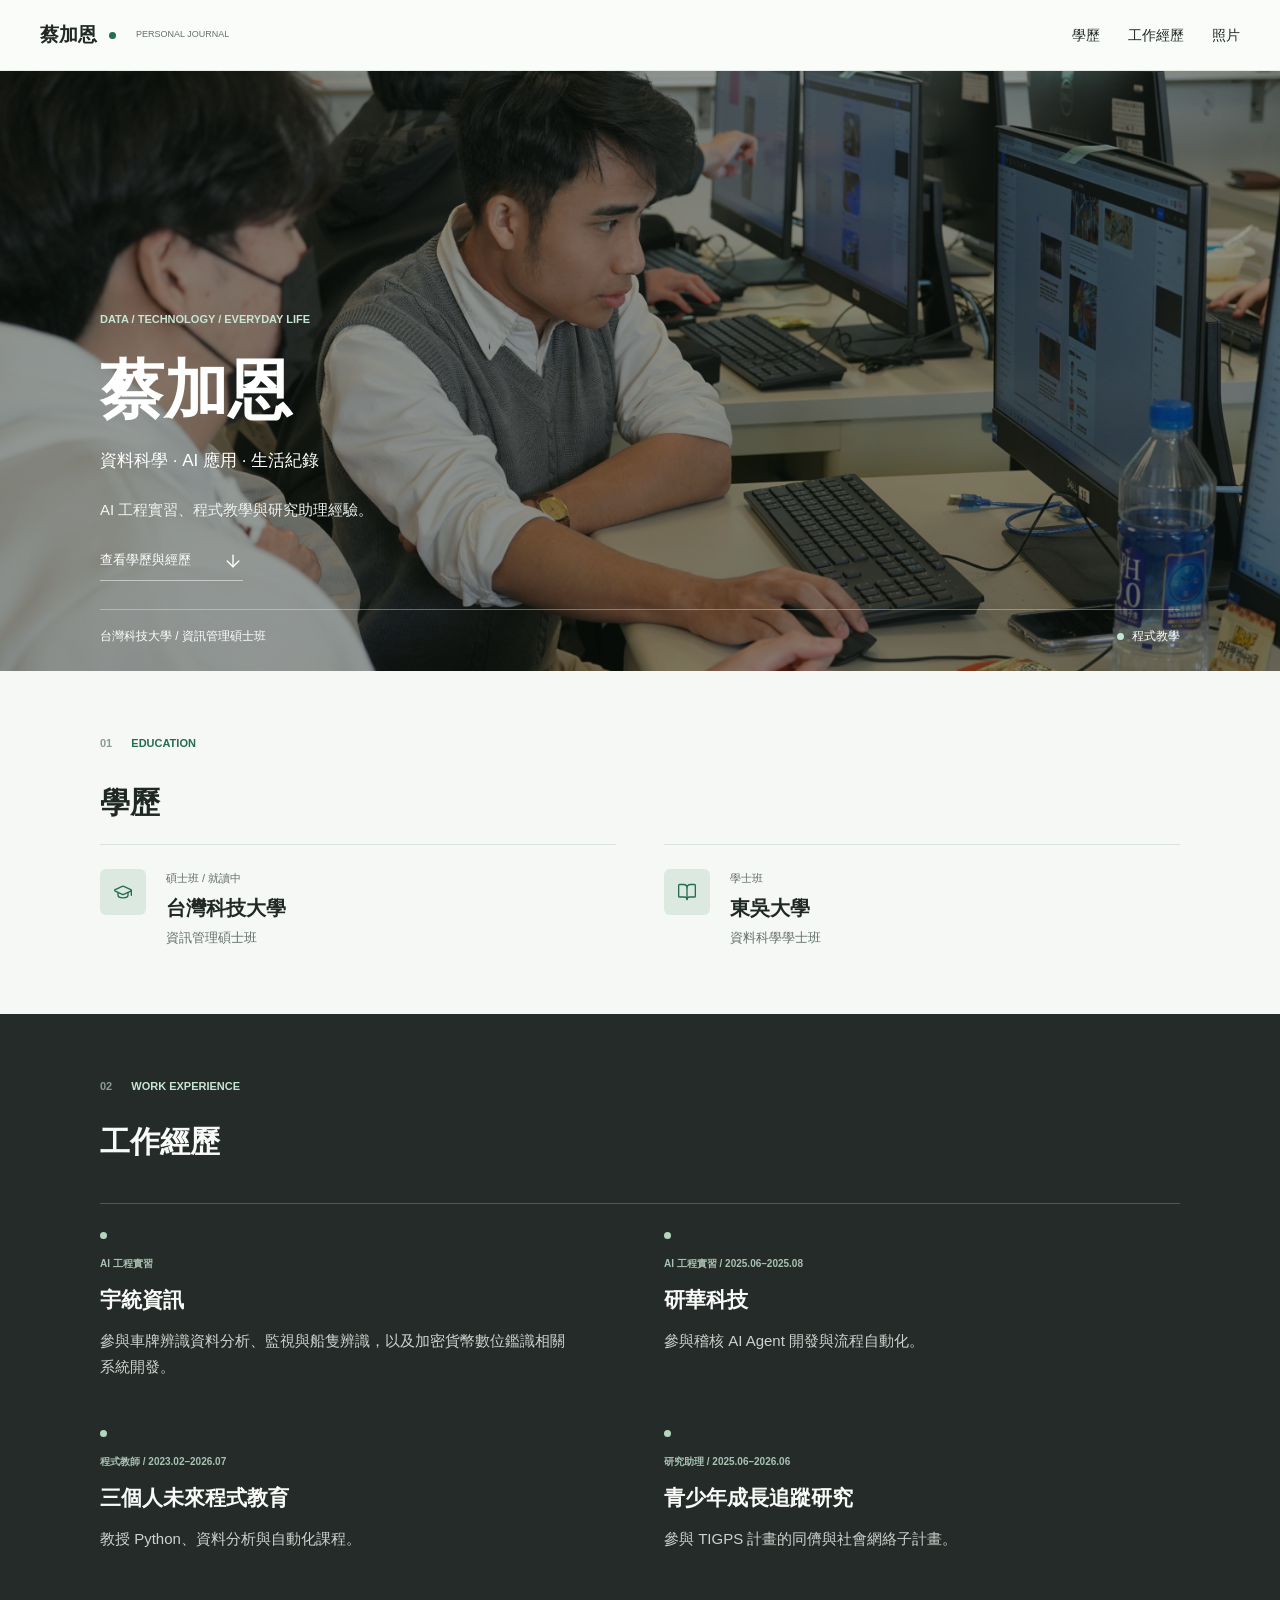
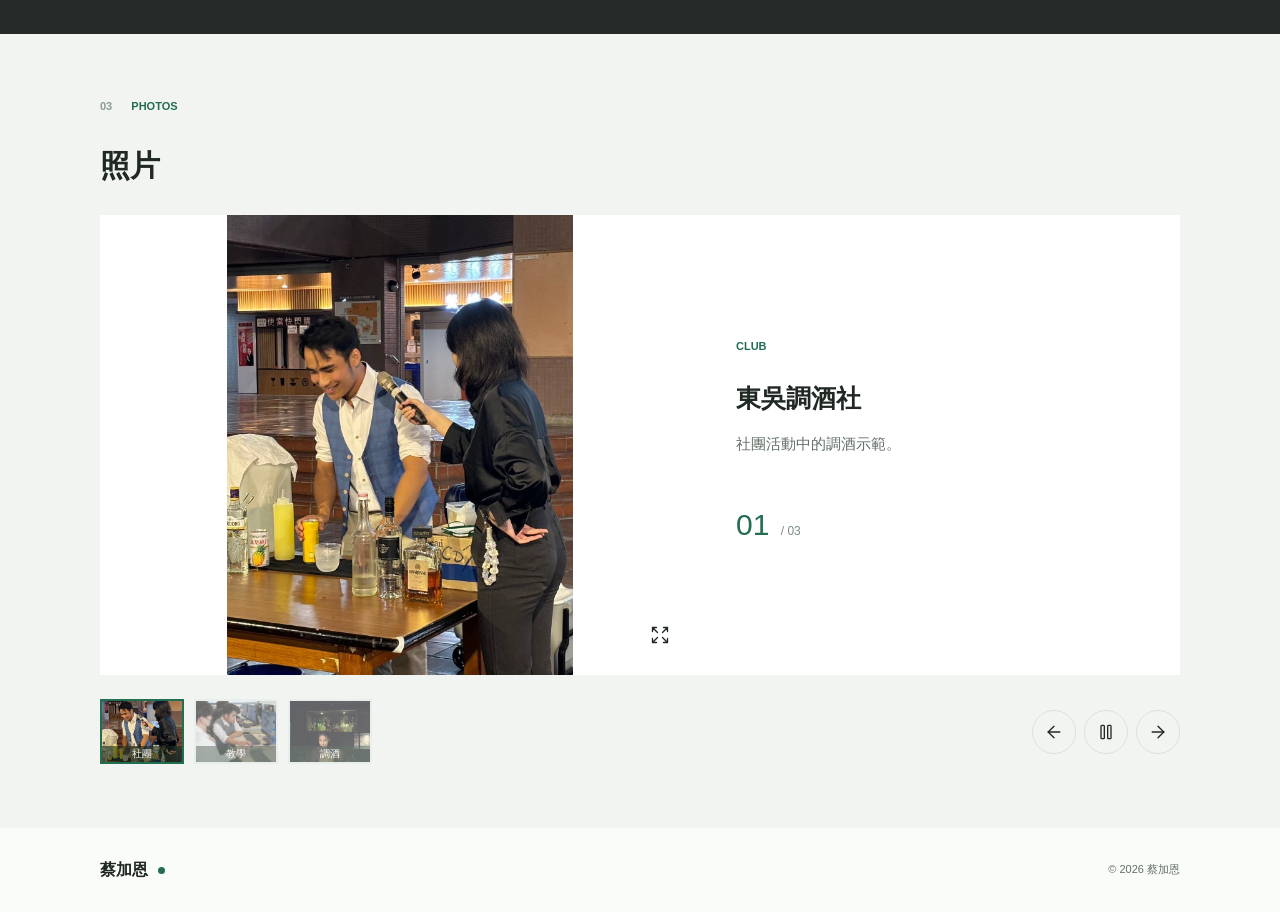
<file: index.html>
<!DOCTYPE html>
<html lang="zh-Hant">
<head>
  <meta charset="UTF-8">
  <meta name="viewport" content="width=device-width, initial-scale=1">
  <meta name="theme-color" content="#f8faf8">
  <meta name="description" content="蔡加恩的個人網站。資料科學背景，目前就讀台灣科技大學資訊管理碩士班，關注資料分析、AI 應用與流程自動化。">
  <title>蔡加恩 | 個人介紹與工作經歷</title>
  <link rel="stylesheet" href="style.css?v=20261006-4">
  <script src="assets/lucide.min.js" defer></script>
  <script src="script.js?v=20261006-4" defer></script>
</head>
<body>
  <a class="skip-link" href="#education">跳至主要內容</a>
  <header class="site-header">
    <div class="header-inner">
      <a class="wordmark" href="#home">蔡加恩<span class="brand-dot" aria-hidden="true"></span><span class="brand-note">PERSONAL JOURNAL</span></a>
      <button class="icon-button menu-toggle" aria-label="開啟選單" aria-expanded="false" aria-controls="main-nav" title="選單"><i data-lucide="menu"></i></button>
      <nav id="main-nav" aria-label="主選單">
        <a href="#education">學歷</a><a href="#experience">工作經歷</a><a href="#moments">照片</a>
      </nav>
    </div>
    <div class="reading-progress" aria-hidden="true"></div>
  </header>
  <main>
    <section id="home" class="hero" aria-labelledby="hero-title">
      <img class="hero-photo" src="assets/work.jpg" alt="蔡加恩在電腦教室與學員一同操作電腦" width="6000" height="4000" fetchpriority="high">
      <div class="hero-shade" aria-hidden="true"></div>
      <div class="hero-inner wrap">
        <div class="hero-copy">
          <p class="eyebrow light">DATA / TECHNOLOGY / EVERYDAY LIFE</p>
          <h1 id="hero-title">蔡加恩<span>資料科學 · AI 應用 · 生活紀錄</span></h1>
          <p>AI 工程實習、程式教學與研究助理經驗。</p>
          <a class="hero-link" href="#education">查看學歷與經歷 <i data-lucide="arrow-down"></i></a>
        </div>
        <div class="hero-bottom"><span>台灣科技大學 / 資訊管理碩士班</span><span class="photo-note"><span class="small-dot"></span> 程式教學</span></div>
      </div>
    </section>
    <section id="education" class="education band" aria-labelledby="education-title">
      <div class="wrap">
        <div class="section-top reveal"><p class="eyebrow"><span>01</span> EDUCATION</p></div>
        <h2 id="education-title" class="reveal">學歷</h2>
        <div class="education-grid reveal">
          <div class="detail-row"><span class="detail-icon"><i data-lucide="graduation-cap"></i></span><div><p class="detail-label">碩士班 / 就讀中</p><h3>台灣科技大學</h3><p>資訊管理碩士班</p></div></div>
          <div class="detail-row"><span class="detail-icon"><i data-lucide="book-open"></i></span><div><p class="detail-label">學士班</p><h3>東吳大學</h3><p>資料科學學士班</p></div></div>
        </div>
      </div>
    </section>
    <section id="experience" class="experience band">
      <div class="wrap experience-grid">
        <div class="experience-heading reveal"><div><p class="eyebrow light"><span>02</span> WORK EXPERIENCE</p><h2>工作經歷</h2></div></div>
        <div class="timeline">
          <article class="timeline-item reveal"><span class="timeline-dot" aria-hidden="true"></span><p class="eyebrow">AI 工程實習</p><h3>宇統資訊</h3><p>參與車牌辨識資料分析、監視與船隻辨識，以及加密貨幣數位鑑識相關系統開發。</p></article>
          <article class="timeline-item reveal"><span class="timeline-dot" aria-hidden="true"></span><p class="eyebrow">AI 工程實習 / 2025.06–2025.08</p><h3>研華科技</h3><p>參與稽核 AI Agent 開發與流程自動化。</p></article>
          <article class="timeline-item reveal"><span class="timeline-dot" aria-hidden="true"></span><p class="eyebrow">程式教師 / 2023.02–2026.07</p><h3>三個人未來程式教育</h3><p>教授 Python、資料分析與自動化課程。</p></article>
          <article class="timeline-item reveal"><span class="timeline-dot" aria-hidden="true"></span><p class="eyebrow">研究助理 / 2025.06–2026.06</p><h3>青少年成長追蹤研究</h3><p>參與 TIGPS 計畫的同儕與社會網絡子計畫。</p></article>
        </div>
      </div>
    </section>
    <section id="moments" class="moments band">
      <div class="wrap">
        <div class="section-top reveal"><p class="eyebrow"><span>03</span> PHOTOS</p></div>
        <div class="section-heading reveal"><h2>照片</h2></div>
        <div class="gallery reveal" role="region" aria-roledescription="輪播" aria-label="生活照片">
          <div class="gallery-stage">
            <button class="photo-open" type="button" aria-label="放大目前照片" title="放大照片"><img id="gallery-photo" src="assets/club.jpg" alt="蔡加恩在東吳調酒社活動中示範調酒" width="1108" height="1477" loading="lazy"><span class="zoom-hint"><i data-lucide="expand"></i></span></button>
            <div class="gallery-caption"><div><p class="eyebrow" id="gallery-category">CLUB</p><h3 id="gallery-title">東吳調酒社</h3><p id="gallery-description">社團活動中的調酒示範。</p></div><span class="gallery-count"><span id="gallery-current">01</span> / 03</span></div>
          </div>
          <div class="gallery-bottom">
            <div class="gallery-thumbnails" aria-label="選擇照片">
              <button class="thumbnail active" data-slide="0" aria-label="第 1 張：東吳調酒社" aria-pressed="true"><img src="assets/club.jpg" alt="" loading="lazy"><span>社團</span></button>
              <button class="thumbnail" data-slide="1" aria-label="第 2 張：程式教學" aria-pressed="false"><img src="assets/work.jpg" alt="" loading="lazy"><span>教學</span></button>
              <button class="thumbnail" data-slide="2" aria-label="第 3 張：調酒" aria-pressed="false"><img src="assets/bartending.jpg" alt="" loading="lazy"><span>調酒</span></button>
            </div>
            <div class="gallery-controls"><button class="icon-button" id="gallery-prev" aria-label="上一張照片" title="上一張"><i data-lucide="arrow-left"></i></button><button class="icon-button" id="gallery-play" aria-label="暫停自動輪播" title="暫停自動輪播"><i data-lucide="pause"></i></button><button class="icon-button" id="gallery-next" aria-label="下一張照片" title="下一張"><i data-lucide="arrow-right"></i></button></div>
          </div>
          <p class="sr-only" id="gallery-announcement" aria-live="polite"></p>
        </div>
      </div>
    </section>
  </main>
  <footer><div class="wrap footer-inner"><a href="#home">蔡加恩 <span class="brand-dot" aria-hidden="true"></span></a><span>&copy; 2026 蔡加恩</span></div></footer>
  <a class="back-top icon-button" href="#home" aria-label="回到頂端" title="回到頂端"><i data-lucide="arrow-up"></i></a>
  <dialog id="photo-dialog" aria-label="照片檢視"><button class="icon-button dialog-close" aria-label="關閉照片" title="關閉"><i data-lucide="x"></i></button><img id="dialog-photo" src="assets/bartending.jpg" alt="蔡加恩在吧台前調酒"><p id="dialog-caption">吧台前的專注</p></dialog>
</body>
</html>
</file>
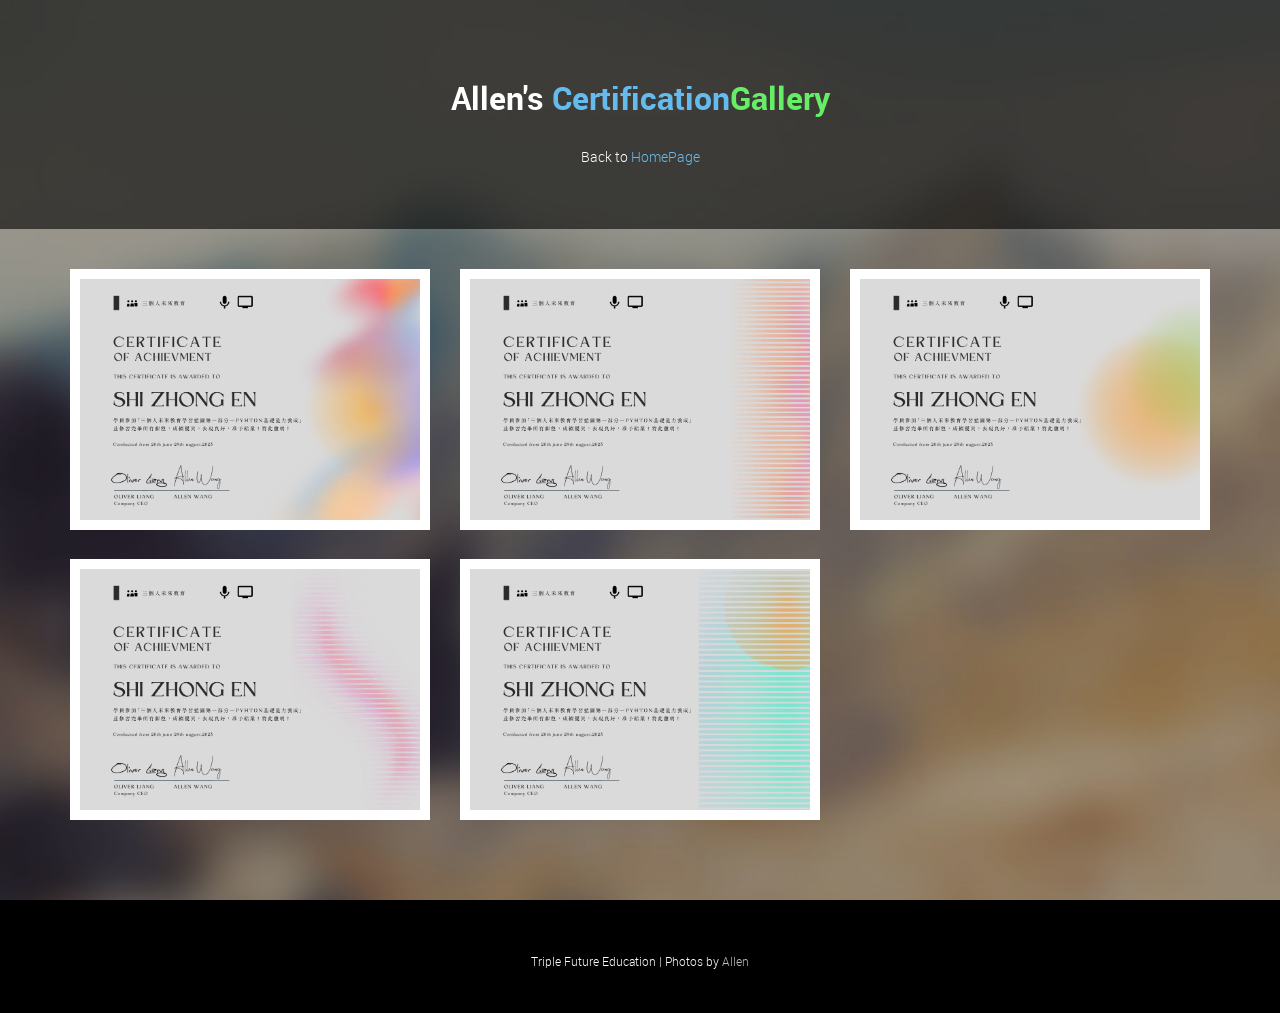
<file: PictureGallery/index.html>
<!DOCTYPE html>
<!--[if lt IE 7]>      <html class="no-js lt-ie9 lt-ie8 lt-ie7"> <![endif]-->
<!--[if IE 7]>         <html class="no-js lt-ie9 lt-ie8"> <![endif]-->
<!--[if IE 8]>         <html class="no-js lt-ie9"> <![endif]-->
<!--[if gt IE 8]><!--> <html class="no-js"> <!--<![endif]-->
    <head>
        <meta charset="utf-8">
        <meta http-equiv="X-UA-Compatible" content="IE=edge">
        <title>Masonry Responsive Template</title>
        <meta name="description" content="">
        <meta name="viewport" content="width=device-width, initial-scale=1">
        
        <link rel="stylesheet" href="css/normalize.css">
        <link rel="stylesheet" href="css/font-awesome.css">
        <link rel="stylesheet" href="css/bootstrap.min.css">
        <link rel="stylesheet" href="css/templatemo-style.css">
        <script src="js/vendor/modernizr-2.6.2.min.js"></script>
        <!-- 
        Masonry Template 
        http://www.templatemo.com/preview/templatemo_434_masonry
        -->
    </head>
    <body>
        <!--[if lt IE 7]>
            <p class="browsehappy">You are using an <strong>outdated</strong> browser. Please <a href="http://browsehappy.com/">upgrade your browser</a> to improve your experience.</p>
        <![endif]-->
        
        <div id="loader-wrapper">
            <div id="loader"></div>
        </div>

        <div class="content-bg"></div>
        <div class="bg-overlay"></div>

        <!-- 頁首Header 某某某的證照牆 -->
        <!-- SITE TOP -->
        <div class="site-top">
            <div class="site-banner">
                <div class="container">
                    <div class="row">
                        <div class="col-md-offset-2 col-md-8 text-center">
                            <h2>Allen's <span class="blue">Certification</span><span class="green">Gallery</span></h2>
                            <p>Back to <a href="../index.html"><span class="blue">HomePage</span></a></p>
                        </div>
                    </div>
                </div>
            </div> <!-- .site-banner -->
        </div> <!-- .site-top -->
        
        <!-- MAIN POSTS -->
        <div class="main-posts">
            <div class="container">
                <div class="row">
                    <div class="blog-masonry masonry-true">
                        <div class="post-masonry col-md-4 col-sm-6">
                            <div class="post-thumb">
                                <img src="images/1.png">
                                <div class="post-hover text-center">
                                    <div class="inside">
                                        <span class="date">2023/03/11</span>
                                        <h4>主題一</h4>
                                    </div>
                                </div>
                            </div>
                        </div> 
                        <div class="post-masonry col-md-4 col-sm-6">
                            <div class="post-thumb">
                                <img src="images/2.png">
                                <div class="post-hover text-center">
                                    <div class="inside">
                                        <span class="date">2023/03/11</span>
                                        <h4>主題二</h4>
                                    </div>
                                </div>
                            </div>
                        </div> 
                        <div class="post-masonry col-md-4 col-sm-6">
                            <div class="post-thumb">
                                <img src="images/3.png">
                                <div class="post-hover text-center">
                                    <div class="inside">
                                        <span class="date">2023/03/11</span>
                                        <h4>主題三</h4>
                                    </div>
                                </div>
                            </div>
                        </div> 
                        <div class="post-masonry col-md-4 col-sm-6">
                            <div class="post-thumb">
                                <img src="images/4.png">
                                <div class="post-hover text-center">
                                    <div class="inside">
                                        <span class="date">2023/03/11</span>
                                        <h4>主題四</h4>
                                    </div>
                                </div>
                            </div>
                        </div> 
                        <div class="post-masonry col-md-4 col-sm-6">
                            <div class="post-thumb">
                                <img src="images/5.png">
                                <div class="post-hover text-center">
                                    <div class="inside">
                                        <span class="date">2023/03/11</span>
                                        <h4>主題五</h4>
                                    </div>
                                </div>
                            </div>
                        </div> 
                    </div>
                </div>
            </div>
        </div>

        <!-- FOOTER -->
        <footer class="site-footer">
            <div class="container">
                <div class="row">
                    <div class="col-md-12 text-center">
                        <p class="copyright-text">Triple Future Education
                        | Photos by <a rel="nofollow" href="http://tripletw.com">Allen</a></p>
                    </div>
                </div>
            </div>
        </footer>

        <script src="js/vendor/jquery-1.10.2.min.js"></script>
        <script src="js/min/plugins.min.js"></script>
        <script src="js/min/main.min.js"></script>

        <!-- Preloader -->
        <script type="text/javascript">
            //<![CDATA[
            $(window).load(function() { // makes sure the whole site is loaded
                $('#loader').fadeOut(); // will first fade out the loading animation
                    $('#loader-wrapper').delay(350).fadeOut('slow'); // will fade out the white DIV that covers the website.
                $('body').delay(350).css({'overflow-y':'visible'});
            })
            //]]>
        </script>
	<!-- templatemo 434 masonry -->
    </body>
</html>
</file>
<file: style.css>
:root { color-scheme: light; --ink: #202823; --muted: #637069; --green: #236d51; --mint: #eaf2ed; --line: #d8e2dc; --coral: #dd806b; }
* { box-sizing: border-box; }
html { scroll-behavior: smooth; scroll-padding-top: 92px; }
body { margin: 0; color: var(--ink); background: #fff; font: 16px/1.75 -apple-system, BlinkMacSystemFont, "Segoe UI", "Noto Sans TC", "Microsoft JhengHei", sans-serif; letter-spacing: 0; }
body.modal-open { overflow: hidden; }
button, a { -webkit-tap-highlight-color: transparent; touch-action: manipulation; }
button { font: inherit; cursor: pointer; }
a { color: inherit; text-decoration: none; }
a:focus-visible, button:focus-visible { outline: 3px solid var(--coral); outline-offset: 5px; }
img { display: block; max-width: 100%; }
svg { width: 20px; height: 20px; flex-shrink: 0; stroke-width: 1.6; }
h1, h2, h3, p { margin-top: 0; }
h2 { font-size: 30px; line-height: 1.45; font-weight: 650; margin-bottom: 20px; text-wrap: balance; }
h3 { font-size: 21px; line-height: 1.5; font-weight: 600; }
p { margin-bottom: 18px; }
.wrap { width: min(1080px, calc(100% - 80px)); margin-inline: auto; }
.band { padding-block: 64px; }
main section { overflow-wrap: break-word; }
.muted { color: var(--muted); }
.eyebrow { font-size: 11px; font-weight: 650; color: var(--green); line-height: 1.6; margin-bottom: 24px; }
.eyebrow > span { display: inline-block; margin-right: 16px; color: #8a9b90; }
.eyebrow.light { color: #c7e5d3; }
.brand-dot, .small-dot { display: inline-block; height: 7px; width: 7px; border-radius: 50%; background: var(--green); flex-shrink: 0; }
.small-dot { background: #c7e5d3; }
.site-header { position: sticky; top: 0; z-index: 20; background: #fafcfaf5; backdrop-filter: blur(14px); border-bottom: 1px solid #e5ebe7; }
.header-inner { min-height: 70px; width: min(1200px, calc(100% - 64px)); margin-inline: auto; display: flex; align-items: center; justify-content: space-between; gap: 24px; }
.wordmark { display: flex; align-items: center; gap: 12px; font-size: 19px; font-weight: 650; white-space: nowrap; }
.brand-note { color: var(--muted); font-size: 9px; font-weight: 500; margin-left: 8px; }
nav { display: flex; align-items: center; gap: 28px; }
nav a { font-size: 14px; position: relative; padding-block: 8px; white-space: nowrap; }
nav a::after { content: ""; height: 2px; background: var(--green); position: absolute; bottom: 0; left: 0; right: 0; transform: scaleX(0); transition: transform .2s; }
nav a:hover, nav a[aria-current] { color: var(--green); }
nav a[aria-current]::after { transform: scaleX(1); }
.reading-progress { position: absolute; bottom: -1px; left: 0; width: 100%; height: 2px; background: var(--green); transform: scaleX(0); transform-origin: left; }
.icon-button { display: inline-flex; align-items: center; justify-content: center; width: 44px; height: 44px; padding: 0; border: 1px solid var(--line); border-radius: 50%; background: transparent; color: var(--ink); transition: background .2s, color .2s; }
.icon-button:hover { background: var(--green); color: #fff; border-color: var(--green); }
.menu-toggle { display: none; }
.hero { height: min(600px, 70svh); min-height: 440px; position: relative; overflow: hidden; color: #fff; background: #3b413b; }
.hero-photo { position: absolute; width: 100%; height: 100%; object-fit: cover; object-position: center 22%; }
.hero-shade { position: absolute; inset: 0; background: #08140b66; }
.hero-inner { height: 100%; position: relative; display: flex; flex-direction: column; justify-content: flex-end; padding-top: 36px; padding-bottom: 24px; }
.hero-copy { max-width: 390px; }
.hero h1 { font-size: 64px; font-weight: 600; line-height: 1.2; margin-bottom: 22px; }
.hero h1 span { display: block; font-size: 17px; font-weight: 500; line-height: 1.65; margin-top: 18px; }
.hero-copy > p:not(.eyebrow) { color: #edf3ef; font-size: 15px; }
.hero-link { display: inline-flex; gap: 32px; align-items: center; border-bottom: 1px solid #ffffff80; padding-block: 8px; font-size: 13px; }
.hero-link svg { animation: nudge 2.5s ease-in-out infinite; }
.hero-bottom { display: flex; justify-content: space-between; align-items: center; gap: 16px; border-top: 1px solid #ffffff55; margin-top: 28px; padding-top: 16px; font-size: 12px; }
.photo-note { display: inline-flex; align-items: center; gap: 8px; }
.section-top { display: flex; justify-content: space-between; align-items: baseline; gap: 20px; margin-bottom: 28px; }
.section-top .eyebrow { margin: 0; }
.section-aside { font-size: 12px; color: var(--muted); }
.education { background: #f6f8f6; }
.education-grid { display: grid; grid-template-columns: repeat(2, minmax(0, 1fr)); gap: 48px; }
.tags { display: flex; flex-wrap: wrap; gap: 8px; margin-top: 24px; }
.tags span { font-size: 12px; padding: 4px 11px; border: 1px solid #c6d9cc; border-radius: 4px; color: var(--green); }
.detail-row { display: flex; align-items: flex-start; gap: 20px; padding-top: 24px; border-top: 1px solid #dbe3dd; }
.detail-icon { display: flex; align-items: center; justify-content: center; width: 46px; height: 46px; background: #dbe9e0; border-radius: 6px; color: var(--green); flex-shrink: 0; }
.detail-row .detail-label { font-size: 11px; color: var(--muted); margin-bottom: 5px; }
.detail-row h3 { margin: 0 0 4px; font-size: 20px; }
.detail-row p:last-child { color: var(--muted); font-size: 13px; margin: 0; }
.experience { background: #252b28; color: #f8faf8; }
.experience-grid { display: block; }
.experience-heading { display: flex; align-items: center; justify-content: space-between; gap: 32px; padding-bottom: 28px; margin-bottom: 28px; border-bottom: 1px solid #4c5b52; }
.experience-heading h2 { margin-bottom: 12px; }
.experience-heading p:not(.eyebrow) { font-size: 15px; color: #c3cec7; margin-bottom: 0; }
.text-link { display: inline-flex; align-items: center; gap: 28px; padding-block: 8px; font-size: 13px; border-bottom: 1px solid var(--green); color: var(--green); }
.on-dark { color: #c3e2cf; border-color: #778f80; margin-top: 12px; }
.timeline { display: grid; grid-template-columns: repeat(2, minmax(0, 1fr)); gap: 32px 48px; }
.timeline-item { position: relative; padding: 24px 0 0; }
.timeline-item:last-child { padding-bottom: 0; }
.timeline-dot { position: absolute; left: 0; top: 0; width: 7px; height: 7px; border-radius: 50%; background: #b4d5bf; }
.timeline-item .eyebrow { color: #a8c2b2; font-size: 10px; margin-bottom: 12px; }
.timeline-item h3 { margin-bottom: 12px; }
.timeline-item > p:not(.eyebrow) { color: #cbd4ce; font-size: 15px; max-width: 470px; }
.mini-tags { display: flex; gap: 16px; font-size: 11px; color: #afc9b9; }
.section-heading { margin-bottom: 28px; }
.section-heading h2 { margin-bottom: 12px; }
.section-heading p { font-size: 15px; }
.moments { background: #f2f4f2; }
.gallery-stage { display: grid; grid-template-columns: minmax(0, 1fr) minmax(0, .8fr); min-height: 460px; }
.photo-open { display: block; position: relative; width: 100%; height: 460px; background: #fff; padding: 0; border: 0; overflow: hidden; }
.photo-open > img { width: 100%; height: 100%; object-fit: contain; object-position: center; transition: opacity .25s; }
.zoom-hint { display: flex; position: absolute; bottom: 20px; right: 20px; align-items: center; justify-content: center; width: 40px; height: 40px; border-radius: 50%; background: #fffffff0; color: var(--ink); }
.gallery-caption { display: flex; flex-direction: column; justify-content: center; background: #fff; padding: 36px; }
.gallery-caption h3 { font-size: 25px; margin-bottom: 14px; }
.gallery-caption p:not(.eyebrow) { font-size: 15px; color: var(--muted); }
.gallery-count { margin-top: 24px; font-size: 12px; color: #7a8b80; }
.gallery-count > span { font-size: 30px; color: var(--green); margin-right: 8px; }
.gallery-bottom { display: flex; justify-content: space-between; gap: 24px; align-items: center; padding-top: 24px; }
.gallery-thumbnails { display: flex; gap: 10px; }
.thumbnail { padding: 0; width: 84px; height: 65px; border: 2px solid transparent; background: #e1e9e3; position: relative; opacity: .6; transition: opacity .2s; }
.thumbnail.active { border-color: var(--green); opacity: 1; }
.thumbnail:hover { opacity: 1; }
.thumbnail img { height: 100%; width: 100%; object-fit: cover; }
.thumbnail span { position: absolute; bottom: 0; left: 0; right: 0; color: #fff; background: #1225198c; font-size: 10px; line-height: 1.6; }
.gallery-controls { display: flex; gap: 8px; }
footer { background: #fafcfa; }
.footer-inner { display: flex; align-items: center; justify-content: space-between; gap: 16px; padding-block: 28px; font-size: 11px; color: var(--muted); }
.footer-inner a { color: var(--ink); display: flex; align-items: center; gap: 10px; font-size: 16px; font-weight: 600; }
.back-top { position: fixed; z-index: 15; bottom: 22px; right: 22px; background: #fafcfaf2; box-shadow: 0 3px 18px #19392316; opacity: 0; visibility: hidden; transition: opacity .2s, background .2s; }
.back-top.visible { opacity: 1; visibility: visible; }
dialog { border: 0; background: #1b201d; color: #fff; padding: 48px 20px 14px; max-width: min(1100px, calc(100% - 32px)); max-height: 94svh; border-radius: 6px; }
dialog::backdrop { background: #101713de; }
dialog > img { max-height: 75svh; width: auto; margin-inline: auto; object-fit: contain; }
dialog > p { text-align: center; font-size: 13px; margin: 12px 0 0; }
.dialog-close { position: absolute; right: 9px; top: 6px; border: 0; color: #fff; width: 36px; height: 36px; }
.skip-link { position: fixed; top: -80px; left: 12px; z-index: 100; padding: 8px 16px; background: #fff; }
.skip-link:focus { top: 8px; }
.sr-only { position: absolute; width: 1px; height: 1px; overflow: hidden; clip-path: inset(50%); white-space: nowrap; }
.motion-ready .reveal.is-visible { animation: reveal-in .65s both; }
@keyframes reveal-in { from { opacity: .15; transform: translateY(22px); } to { opacity: 1; transform: none; } }
@keyframes nudge { 0%, 100% { transform: translateY(0); } 50% { transform: translateY(5px); } }
@media (min-width: 1600px) { .hero-photo { object-position: center 22%; } }
@media (max-width: 1024px) {
  .brand-note { display: none; }
  .hero-copy { max-width: 350px; }
  .education-grid { gap: 32px; }
  .wrap { width: calc(100% - 64px); }
  .gallery-caption { padding: 32px; }
}
@media (max-width: 760px) {
  html { scroll-padding-top: 82px; }
  .wrap { width: calc(100% - 40px); }
  .band { padding-block: 44px; }
  h2 { font-size: 26px; }
  .header-inner { width: calc(100% - 40px); min-height: 66px; }
  .wordmark { font-size: 17px; }
  .brand-note { display: inline; font-size: 8px; margin-left: 0; }
  .menu-toggle { display: inline-flex; border: 0; }
  nav { display: none; position: absolute; left: 0; right: 0; top: 66px; padding: 20px; background: #fafcfa; border-bottom: 1px solid var(--line); align-items: stretch; gap: 4px; flex-direction: column; }
  nav.open { display: flex; }
  nav a { padding: 12px 8px; }
  .hero { height: min(610px, 73svh); min-height: 430px; }
  .hero-photo { object-position: 46% 28%; }
  .hero-shade { background: #08140b66; }
  .hero-inner { padding-top: 24px; padding-bottom: 20px; }
  .hero h1 { font-size: 44px; margin-bottom: 14px; }
  .hero h1 span { font-size: 15px; margin-top: 10px; }
  .hero-copy > p:not(.eyebrow) { font-size: 14px; }
  .hero-copy > .eyebrow { display: none; }
  .hero .eyebrow { font-size: 9px; }
  .hero-bottom { font-size: 11px; margin-top: 18px; padding-top: 10px; }
  .photo-note { display: none; }
  .section-top { margin-bottom: 22px; }
  .section-aside { display: none; }
  .education-grid { grid-template-columns: 1fr; gap: 24px; }
  .experience-heading { display: block; margin-bottom: 28px; padding-bottom: 24px; }
  .timeline { display: block; border-left: 1px solid #53655a; margin-left: 4px; }
  .timeline-item { padding: 0 0 30px 24px; }
  .timeline-dot { left: -4px; top: 5px; outline: 5px solid #252b28; }
  .gallery-stage { grid-template-columns: 1fr; min-height: 0; }
  .photo-open { height: 390px; }
  .gallery-caption { min-height: 0; padding: 24px; flex-direction: row; gap: 16px; align-items: flex-start; justify-content: space-between; }
  .gallery-caption h3 { font-size: 21px; }
  .gallery-caption .eyebrow { margin-bottom: 12px; }
  .gallery-caption p:last-child { margin-bottom: 0; }
  .gallery-count { margin-top: 0; white-space: nowrap; flex-shrink: 0; }
  .gallery-count > span { font-size: 24px; }
  .gallery-bottom { gap: 12px; flex-wrap: wrap; }
  .thumbnail { width: 62px; height: 52px; }
  .gallery-controls { gap: 5px; }
  .gallery-controls .icon-button { width: 40px; height: 40px; }
  .footer-inner { flex-wrap: wrap; font-size: 10px; }
  .back-top { bottom: 16px; right: 16px; width: 40px; height: 40px; }
}
@media (max-width: 360px) {
  .brand-note { display: none; }
  .gallery-bottom { flex-direction: column; align-items: flex-start; }
  .hero h1 { font-size: 42px; }
}
@media (max-height: 600px) {
  .hero { height: calc(100svh - 120px); min-height: 0; }
  .hero-inner { padding-top: 18px; padding-bottom: 12px; }
  .hero .eyebrow { font-size: 9px; margin-bottom: 12px; }
  .hero h1 { font-size: 42px; margin-bottom: 8px; }
  .hero h1 span { font-size: 15px; line-height: 1.4; margin-top: 10px; }
  .hero h1 span br { display: none; }
  .hero-copy > p:not(.eyebrow) { display: none; }
  .hero-link { padding-block: 4px; }
  .hero-bottom { margin-top: 12px; padding-top: 8px; }
}
@media (prefers-reduced-motion: reduce) {
  html { scroll-behavior: auto; }
  *, *::before, *::after { animation: none !important; transition: none !important; }
  .motion-ready .reveal { opacity: 1; transform: none; }
}
</file>
<file: PictureGallery/css/templatemo-style.css>
/*
	Masonry Template 
	http://www.templatemo.com/preview/templatemo_434_masonry
*/

@font-face {
    font-family: 'robotolight';
    src: url("../fonts/Roboto-Light-webfont.eot");
    src: url("../fonts/Roboto-Light-webfont.eot?#iefix") format("embedded-opentype"),url("../fonts/Roboto-Light-webfont.woff") format("woff"),url("../fonts/Roboto-Light-webfont.ttf") format("truetype"),url("../fonts/Roboto-Light-webfont.svg#robotolight") format("svg");
    font-weight: normal;
    font-style: normal;
}

@font-face {
    font-family:'robotoregular';src:url("../fonts/Roboto-Regular-webfont.eot");src:url("../fonts/Roboto-Regular-webfont.eot?#iefix") format("embedded-opentype"),url("../fonts/Roboto-Regular-webfont.woff") format("woff"),url("../fonts/Roboto-Regular-webfont.ttf") format("truetype"),url("../fonts/Roboto-Regular-webfont.svg#robotoregular") format("svg");font-weight:normal;font-style:normal;
}

@font-face {
    font-family:'robotobold';src:url("../fonts/Roboto-Bold-webfont.eot");src:url("../fonts/Roboto-Bold-webfont.eot?#iefix") format("embedded-opentype"),url("../fonts/Roboto-Bold-webfont.woff") format("woff"),url("../fonts/Roboto-Bold-webfont.ttf") format("truetype"),url("../fonts/Roboto-Bold-webfont.svg#robotobold") format("svg");font-weight:normal;font-style:normal;
}

html,body,div,span,applet,object,iframe,h1,h2,h3,h4,h5,h6,p,blockquote,pre,a,abbr,acronym,address,big,cite,code,del,dfn,em,img,ins,kbd,q,s,samp,small,strike,strong,sub,sup,tt,var,b,u,i,center,dl,dt,dd,ol,ul,li,fieldset,form,label,legend,table,caption,tbody,tfoot,thead,tr,th,td,article,aside,canvas,details,embed,figure,figcaption,footer,header,hgroup,menu,nav,output,ruby,section,summary,time,mark,audio,video {
    margin: 0;
    padding: 0;
    border: 0;
    font-size: 100%;
    vertical-align: baseline;
}

.blue {
	color: #6BE;
}

.green {
	color: #6E6;
}

main {
    display: block;
}

body {
    line-height: 1;
}

ol,ul {
    list-style: none;
}

blockquote,q {
    quotes: none;
}

blockquote:before,blockquote:after {
    content: '';
    content: none;
}

table {
    border-collapse: collapse;
    border-spacing: 0;
}

html {
    font-size: 100%;
    -webkit-text-size-adjust: 100%;
    -ms-text-size-adjust: 100%;
}

a:focus {
    outline: none;
}

article,aside,details,figcaption,figure,footer,header,hgroup,nav,section {
    display: block;
}

audio,canvas,video {
    display: inline-block;
    *display: inline;
    *zoom: 1;
}

audio:not([controls]) {
    display: none;
}

sub,sup {
    line-height: 0;
    position: relative;
    vertical-align: baseline;
}

sup {
    top: -.5em;
}

sub {
    bottom: -.25em;
}

img {
    border: 0;
    -ms-interpolation-mode: bicubic;
}

button,input,select,textarea {
    font-size: 100%;
    margin: 0;
    vertical-align: baseline;
    *vertical-align: middle;
}

button,input {
    line-height: normal;
    *overflow: visible;
}

button::-moz-focus-inner,input::-moz-focus-inner {
    border: 0;
    padding: 0;
}

button,input[type="button"],input[type="reset"],input[type="submit"] {
    cursor: pointer;
    -webkit-appearance: button;
}

input[type="search"] {
    -webkit-appearance: textfield;
}

input[type="search"]:-webkit-search-decoration {
    -webkit-appearance: none;
}

textarea {
    overflow: auto;
    vertical-align: top;
}

body {
    font-size: 14px;
    line-height: 24px;
    color: #fff;
    background-color: #000;
    font-family: 'robotolight';
}

a {
    color: #6cc0f7;
    -webkit-transition: all 150ms ease-in-out;
    -moz-transition: all 150ms ease-in-out;
    -ms-transition: all 150ms ease-in-out;
    -o-transition: all 150ms ease-in-out;
    transition: all 150ms ease-in-out;
    text-decoration: none !important;
}

a:hover {
    color: #fff;
}

h1,h2,h3,h4,h5 {
    color: #fff;
}

h1 {
    font-size: 34px;
    font-weight: 300;
}

h2 {
    font-size: 28px;
    font-weight: normal;
}

h3 {
    font-size: 18px;
    font-weight: 600;
}

h4 {
    font-size: 18px;
    font-weight: 300;
}

h5 {
    font-size: 16px;
    font-weight: normal;
}

::-webkit-input-placeholder {
    color: #fff;
}

:-moz-placeholder {
    color: #fff;
}

::-moz-placeholder {
    color: #fff;
}

:-ms-input-placeholder {
    color: #fff;
}

.content-bg {
    position: fixed;
    height: 100%;
    width: 100%;
    z-index: 0;
    background-image: url(../images/bg.jpg);
    background-size: cover;
    background-repeat: no-repeat;
    background-attachment: fixed;
}

.bg-overlay {
    background: rgba(0,0,0,0.3);
    position: fixed;
    width: 100%;
    height: 100%;
    z-index: 1;
}

.social-icons a {
    color: #fff;
    width: 34px;
    height: 34px;
    border: 1px solid #fff;
    -webkit-border-radius: 17px;
    border-radius: 17px;
    text-align: center;
    font-size: 12px;
    line-height: 34px;
}

.social-icons a i {
    line-height: 34px;
}

.social-icons a:hover {
    background: #fff;
    color: #000;
}

.social-icons li {
    display: inline-block;
    margin: 0 4px;
}

@media screen and (max-width: 768px) {
    .social-icons {
        float: none !important;
        text-align: center;
        display: block;
    }
}

.button {
    padding: 10px 20px;
    display: inline-block;
    outline: 0;
    border: 0;
}

.button.white {
    background: #fff;
    color: #000;
    text-transform: uppercase;
}

#loader-wrapper {
    position: fixed;
    top: 0;
    left: 0;
    width: 100%;
    height: 100%;
    background-color: white;
    z-index: 9999;
}

#loader {
    display: block;
    position: relative;
    left: 50%;
    top: 50%;
    width: 150px;
    height: 150px;
    margin: -75px 0 0 -75px;
    border-radius: 50%;
    border: 3px solid transparent;
    border-top-color: #000;
    -webkit-animation: spin 2s linear infinite;
    animation: spin 2s linear infinite;
}

#loader:before {
    content: "";
    position: absolute;
    top: 5px;
    left: 5px;
    right: 5px;
    bottom: 5px;
    border-radius: 50%;
    border: 3px solid transparent;
    border-top-color: #000;
    -webkit-animation: spin 3s linear infinite;
    animation: spin 3s linear infinite;
}

#loader:after {
    content: "";
    position: absolute;
    top: 15px;
    left: 15px;
    right: 15px;
    bottom: 15px;
    border-radius: 50%;
    border: 3px solid transparent;
    border-top-color: #000;
    -webkit-animation: spin 1.5s linear infinite;
    animation: spin 1.5s linear infinite;
}

@-webkit-keyframes spin {
    0% {
        -webkit-transform: rotate(0deg);
        -ms-transform: rotate(0deg);
        transform: rotate(0deg);
    }

    100% {
        -webkit-transform: rotate(360deg);
        -ms-transform: rotate(360deg);
        transform: rotate(360deg);
    }
}

@keyframes spin {
    0% {
        -webkit-transform: rotate(0deg);
        -ms-transform: rotate(0deg);
        transform: rotate(0deg);
    }

    100% {
        -webkit-transform: rotate(360deg);
        -ms-transform: rotate(360deg);
        transform: rotate(360deg);
    }
}

.site-top {
    position: relative;
    z-index: 4;
    background: rgba(0,0,0,0.6);
    margin-bottom: 40px;
    padding-bottom: 60px;
}

.site-header {
    padding-top: 40px;
}

.site-brand {
    color: #fff;
    text-transform: uppercase;
    font-size: 18px;
}

.site-brand strong {
    font-size: 24px;
    font-family: 'robotobold';
}

@media screen and (max-width: 768px) {
    .site-brand {
        float: none !important;
        text-align: center;
        display: block;
        margin-bottom: 30px;
    }
}

.site-banner {
    padding-top: 80px;
}

.site-banner h2 {
    font-size: 32px;
    font-family: 'robotobold';
    margin-bottom: 30px;
}

.subscribe-form {
    margin-top: 40px;
}

.subscribe-form #subscribe-email {
    width: 100%;
    padding: 10px;
    background: transparent;
    border: 1px solid #fff;
    outline: 0;
}

@media screen and (max-width: 768px) {
    .subscribe-form #subscribe-email {
        margin-bottom: 20px;
    }
}


.main-posts {
    position: relative;
    z-index: 6;
}

.post-masonry {
    margin-bottom: 30px;
}

.post-masonry .post-thumb {
    border: 10px solid #fff;
    overflow: hidden;
    position: relative;
}

.post-masonry .post-thumb img {
    width: 100%;
    display: block;
}

.post-masonry .post-thumb .title-over {
    position: absolute;
    bottom: 0;
    left: 0;
    width: 100%;
    background: rgba(0,0,0,0.9);
    padding: 15px 20px;
}

.post-masonry .post-thumb .title-over h4 {
    font-size: 16px;
    font-family: 'robotoregular';
}

.post-masonry .post-thumb .title-over a {
    color: #fff;
}

.post-masonry .post-thumb .post-hover {
    position: absolute;
    width: 100%;
    height: 100%;
    top: 70px;
    left: 0;
    visibility: hidden;
    opacity: 0;
    background: rgba(0,0,0,0.9);
    -webkit-transition: all 150ms ease-in-out;
    -moz-transition: all 150ms ease-in-out;
    -ms-transition: all 150ms ease-in-out;
    -o-transition: all 150ms ease-in-out;
    transition: all 150ms ease-in-out;
}

.post-masonry .post-thumb .post-hover .inside {
    position: relative;
    top: 50%;
    -moz-transform: translateY(-50%);
    -ms-transform: translateY(-50%);
    -webkit-transform: translateY(-50%);
    transform: translateY(-50%);
}

.post-masonry .post-thumb .post-hover h4 {
    font-size: 16px;
    font-family: 'robotoregular';
    margin-bottom: 10px;
}

.post-masonry .post-thumb .post-hover a {
    color: #fff !important;
}

.post-masonry .post-thumb .post-hover i {
    display: block;
    margin-bottom: 10px;
}

.post-masonry .post-thumb .post-hover p {
    font-size: 12px;
}

.post-masonry .post-thumb .post-hover span {
    font-size: 12px;
    margin-bottom: 15px;
    display: block;
}

.post-masonry .post-thumb:hover .title-over {
    -webkit-transition: all 150ms ease-in-out;
    -moz-transition: all 150ms ease-in-out;
    -ms-transition: all 150ms ease-in-out;
    -o-transition: all 150ms ease-in-out;
    transition: all 150ms ease-in-out;
    visibility: hidden;
    opacity: 0;
    bottom: -50px;
}

.post-masonry .post-thumb:hover .post-hover {
    top: 0;
    visibility: visible;
    opacity: 1;
}

.site-footer {
    position: relative;
    z-index: 8;
    background: rgba(0,0,0,0.6);
    padding: 40px 0;
    margin-top: 60px;
}

.site-footer .social-icons {
    margin-bottom: 30px;
}

.copyright-text {
    font-size: 12px;
}

.copyright-text a {
    color: #bfbfbf;
}
</file>
